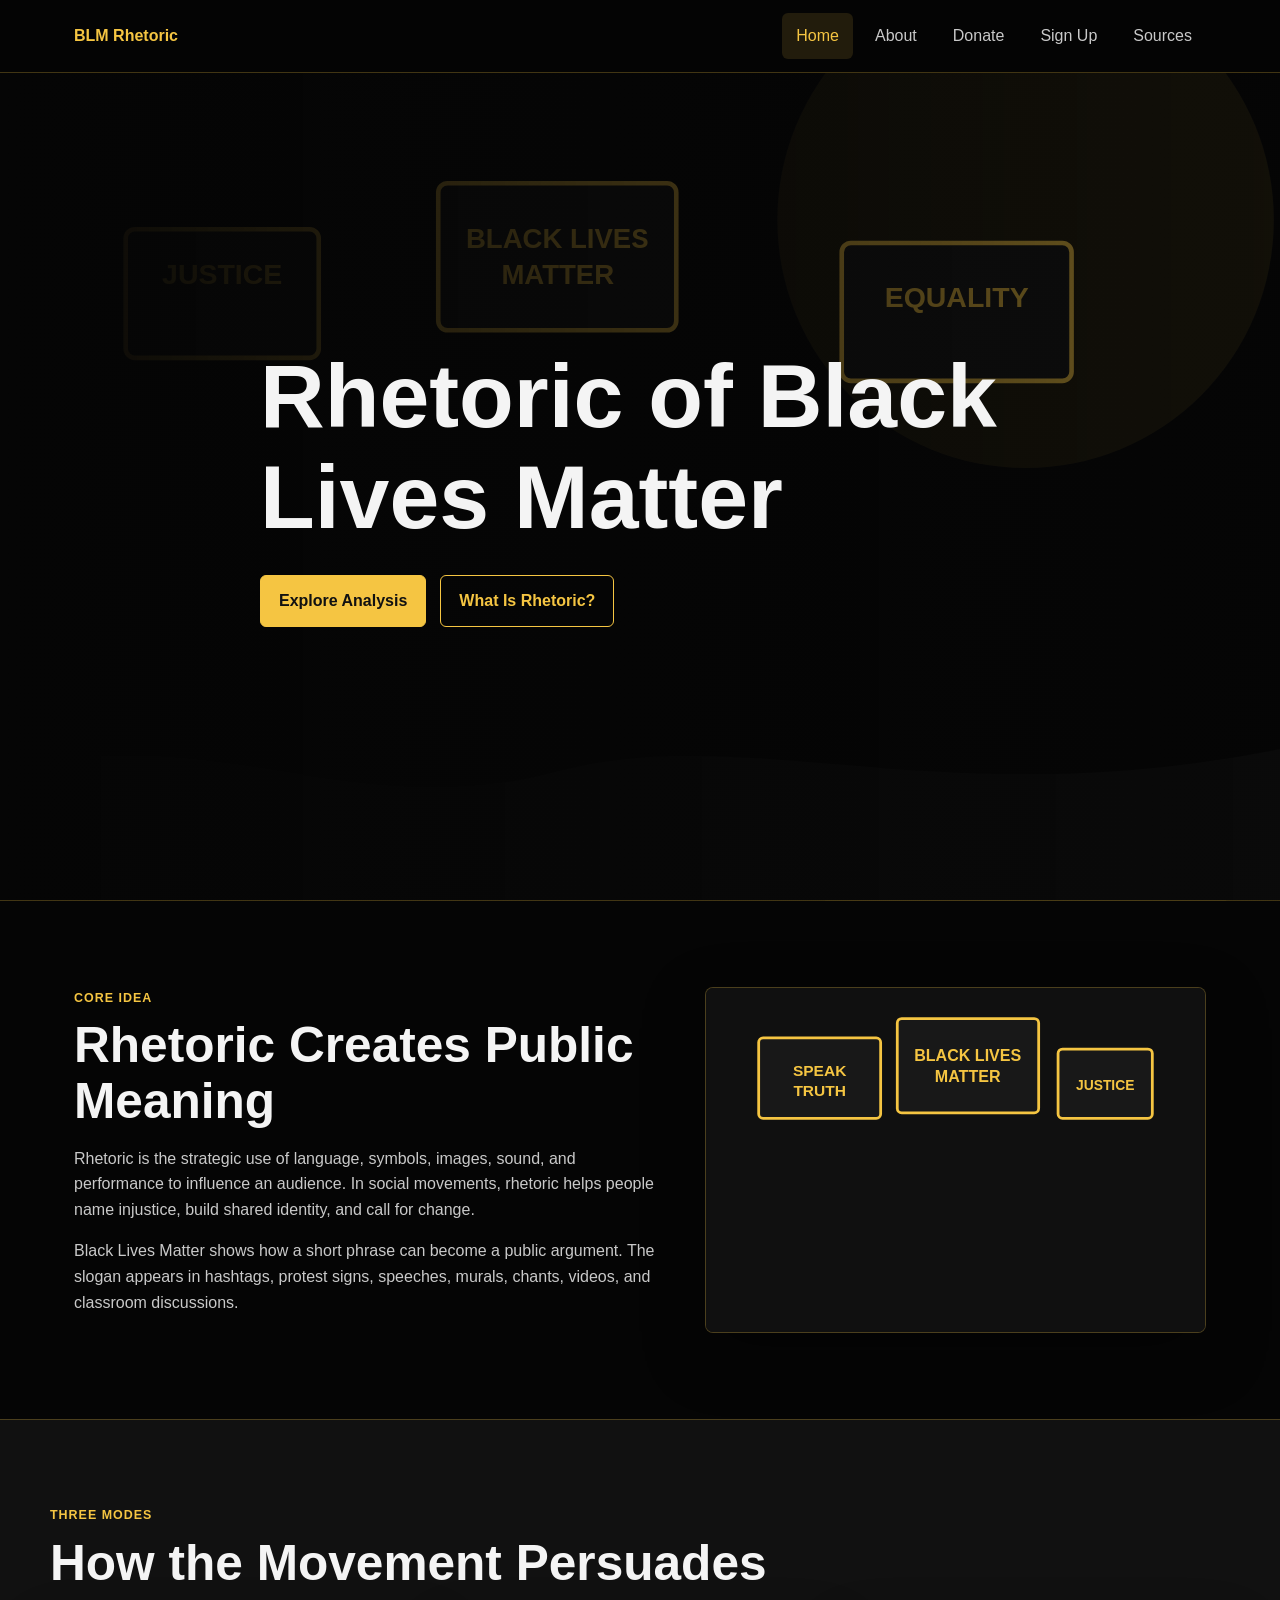
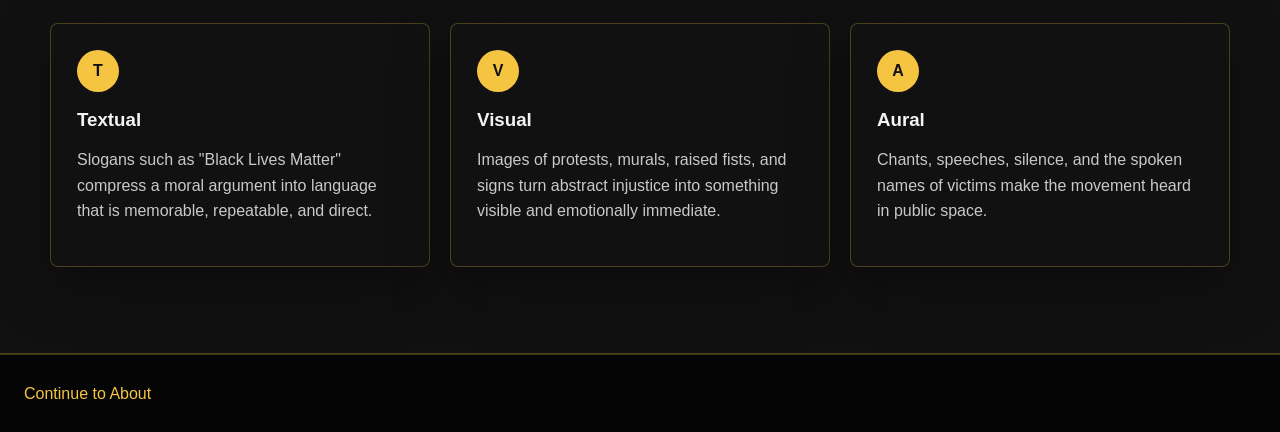
<file: index.html>
<!DOCTYPE html>
<html lang="en">
<head>
  <meta charset="UTF-8">
  <meta name="viewport" content="width=device-width, initial-scale=1.0">
  <title>Black Lives Matter Rhetoric</title>
  <link rel="stylesheet" href="styles.css">
</head>
<body>
  <header class="site-header">
    <nav class="navbar">
      <a class="brand" href="index.html">BLM Rhetoric</a>
      <button class="nav-toggle" aria-label="Toggle navigation">&equiv;</button>
      <div class="nav-links">
        <a class="active" href="index.html">Home</a>
        <a href="about.html">About</a>
        <a href="donate.html">Donate</a>
        <a href="signup.html">Sign Up</a>
        <a href="sources.html">Sources</a>
      </div>
    </nav>
  </header>

  <main>
    <section class="hero">
      <div class="hero-content reveal">
        <h1>Rhetoric of Black Lives Matter</h1>
        <div class="actions">
          <a class="button primary" href="about.html">Explore Analysis</a>
          <a class="button secondary" href="#intro">What Is Rhetoric?</a>
        </div>
      </div>
    </section>

    <section class="section two-column" id="intro">
      <div class="reveal">
        <p class="eyebrow">Core Idea</p>
        <h2>Rhetoric Creates Public Meaning</h2>
        <p>Rhetoric is the strategic use of language, symbols, images, sound, and performance to influence an audience. In social movements, rhetoric helps people name injustice, build shared identity, and call for change.</p>
        <p>Black Lives Matter shows how a short phrase can become a public argument. The slogan appears in hashtags, protest signs, speeches, murals, chants, videos, and classroom discussions.</p>
      </div>
      <img class="feature-image reveal" src="images/protest-signs.svg" alt="Protest signs illustration">
    </section>

    <section class="section dark-band">
      <div class="section-heading reveal">
        <p class="eyebrow">Three Modes</p>
        <h2>How the Movement Persuades</h2>
      </div>
      <div class="card-grid">
        <article class="card reveal">
          <span class="icon">T</span>
          <h3>Textual</h3>
          <p>Slogans such as "Black Lives Matter" compress a moral argument into language that is memorable, repeatable, and direct.</p>
        </article>
        <article class="card reveal">
          <span class="icon">V</span>
          <h3>Visual</h3>
          <p>Images of protests, murals, raised fists, and signs turn abstract injustice into something visible and emotionally immediate.</p>
        </article>
        <article class="card reveal">
          <span class="icon">A</span>
          <h3>Aural</h3>
          <p>Chants, speeches, silence, and the spoken names of victims make the movement heard in public space.</p>
        </article>
      </div>
    </section>
  </main>

  <footer class="footer">
    <a href="about.html">Continue to About</a>
  </footer>
  <script src="script.js"></script>
</body>
</html>
</file>
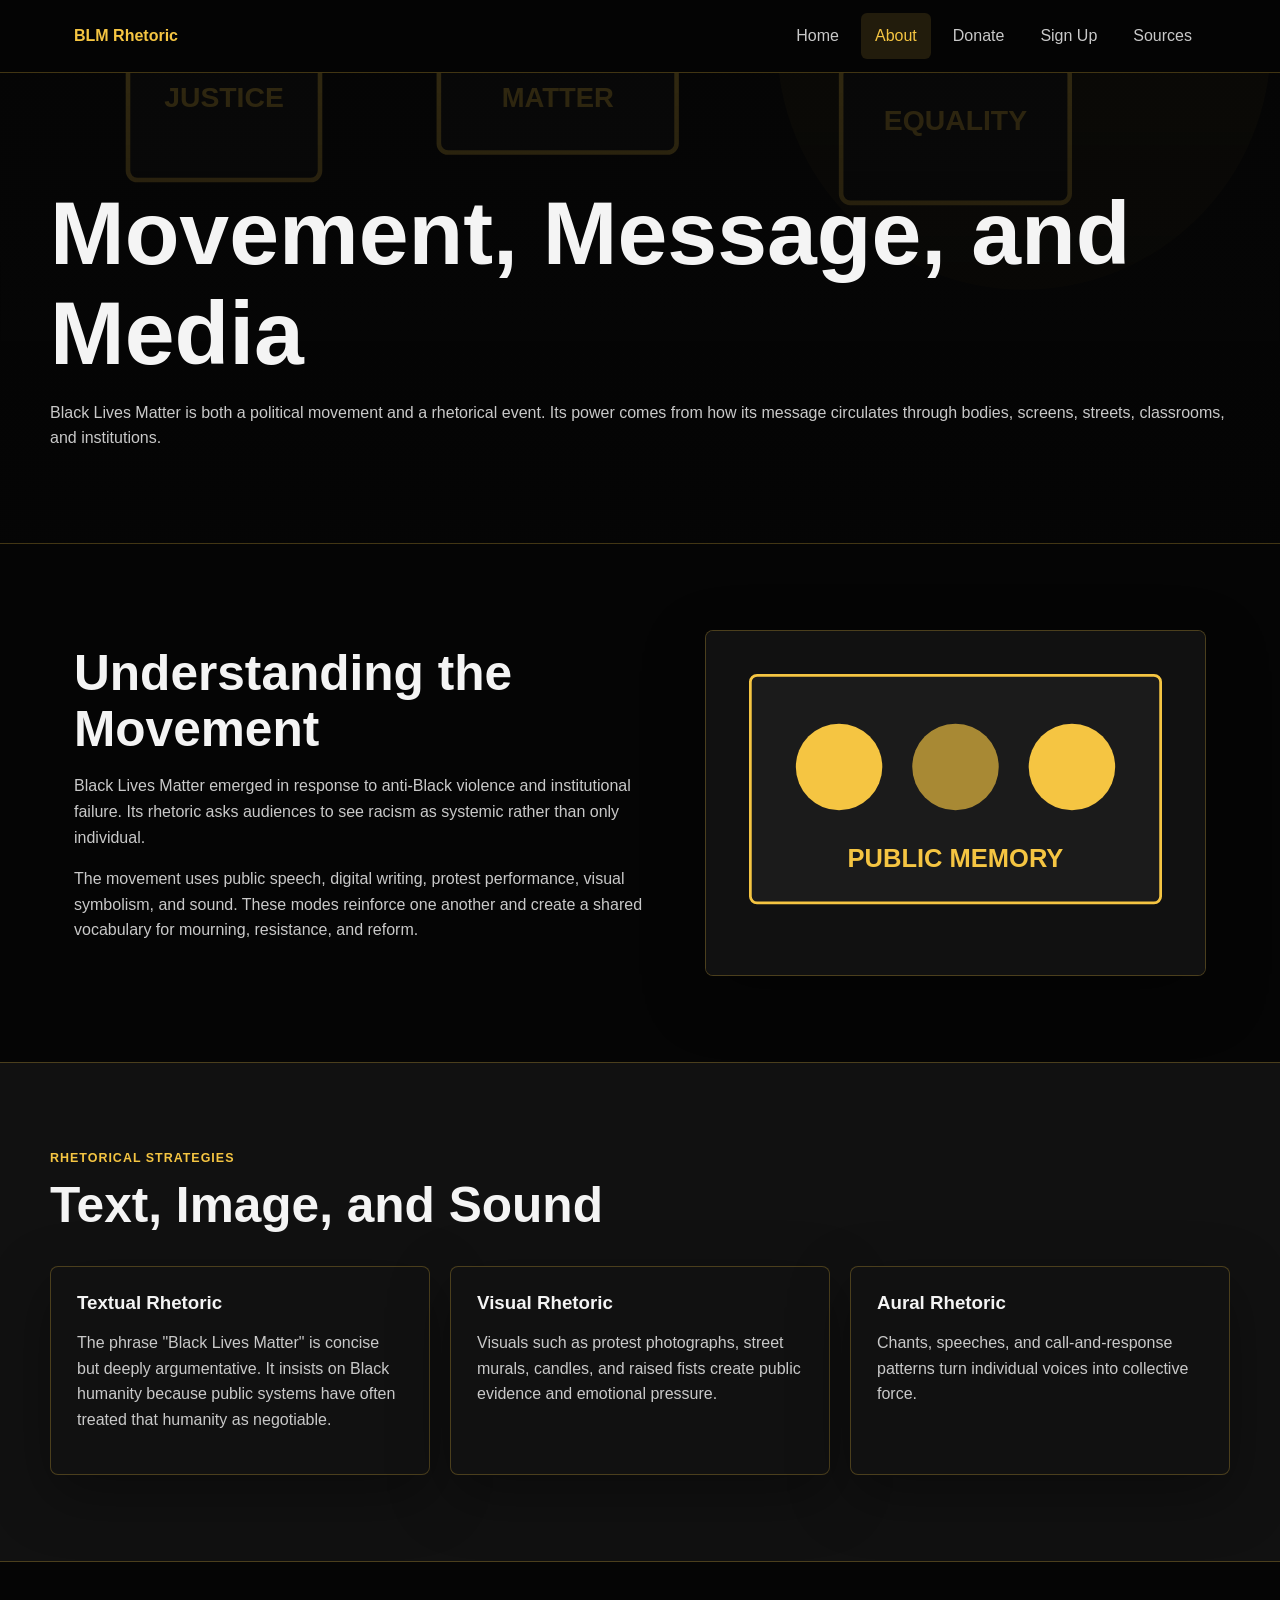
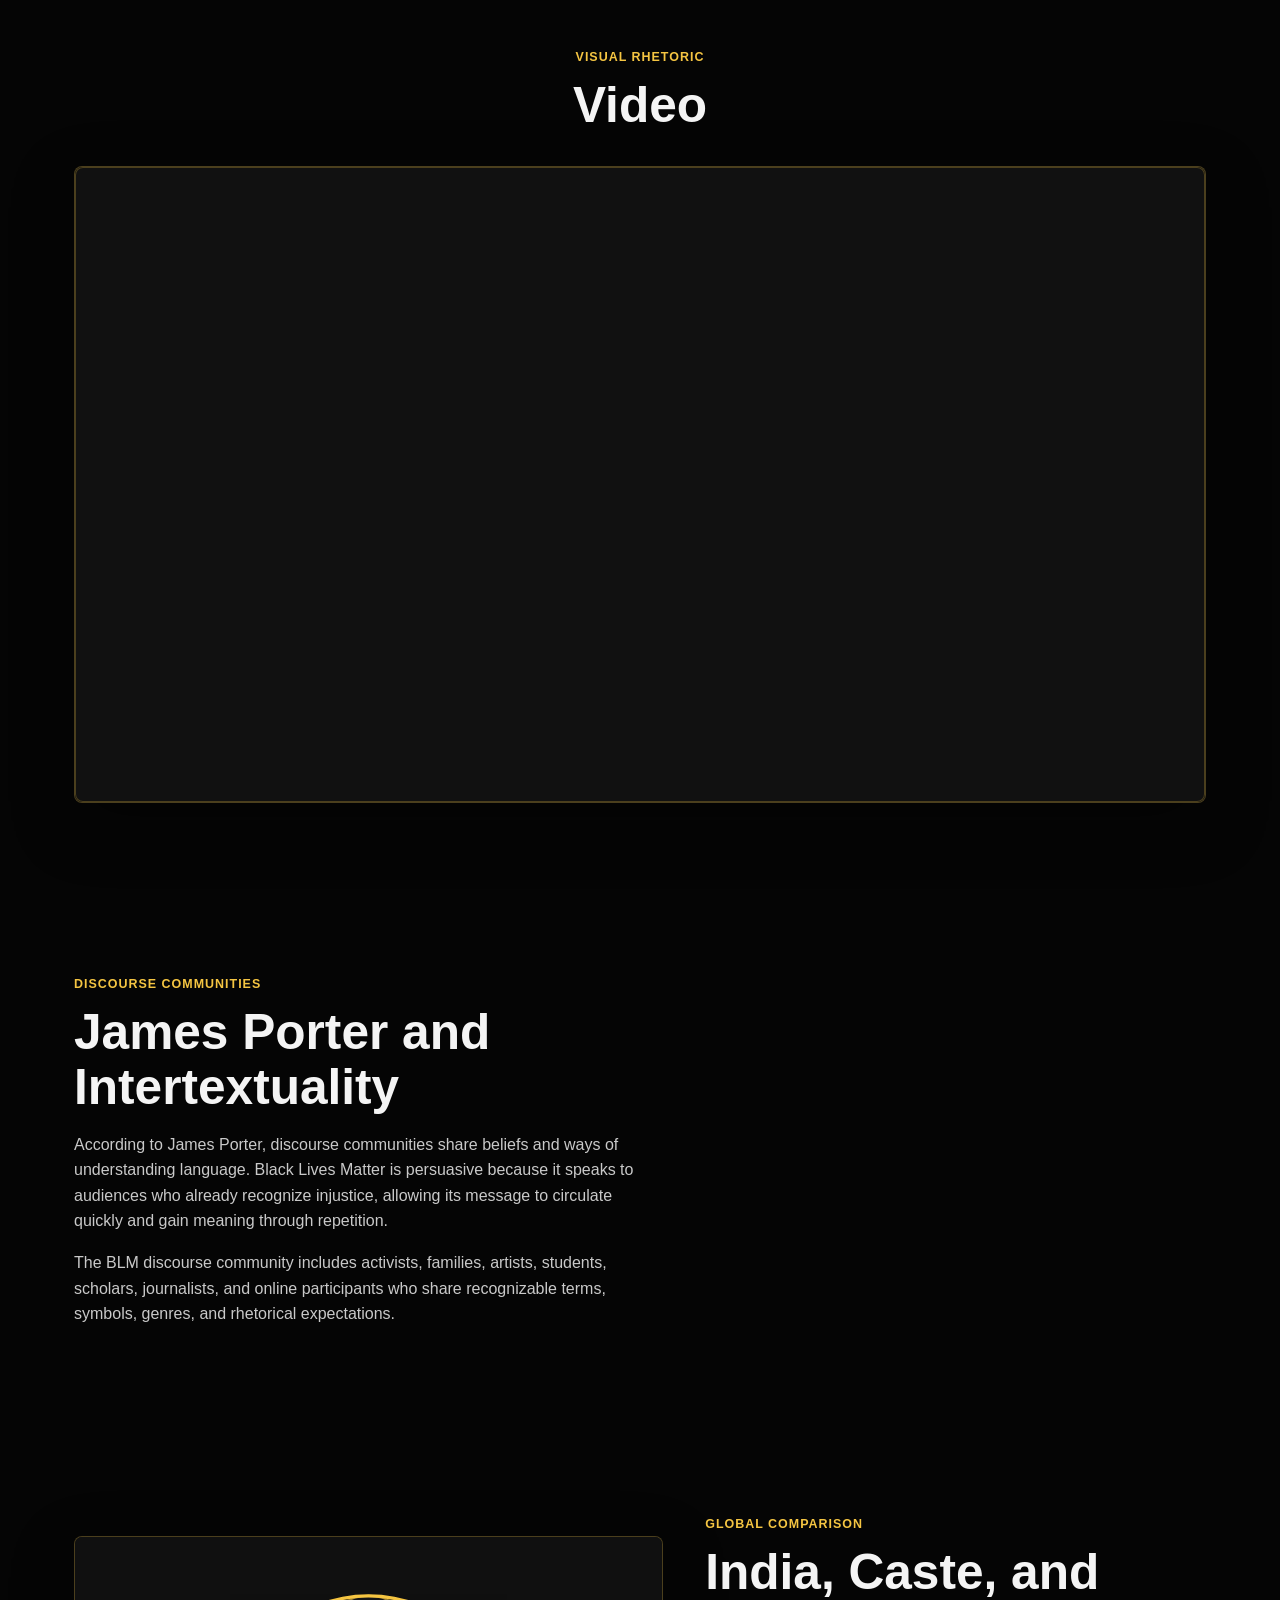
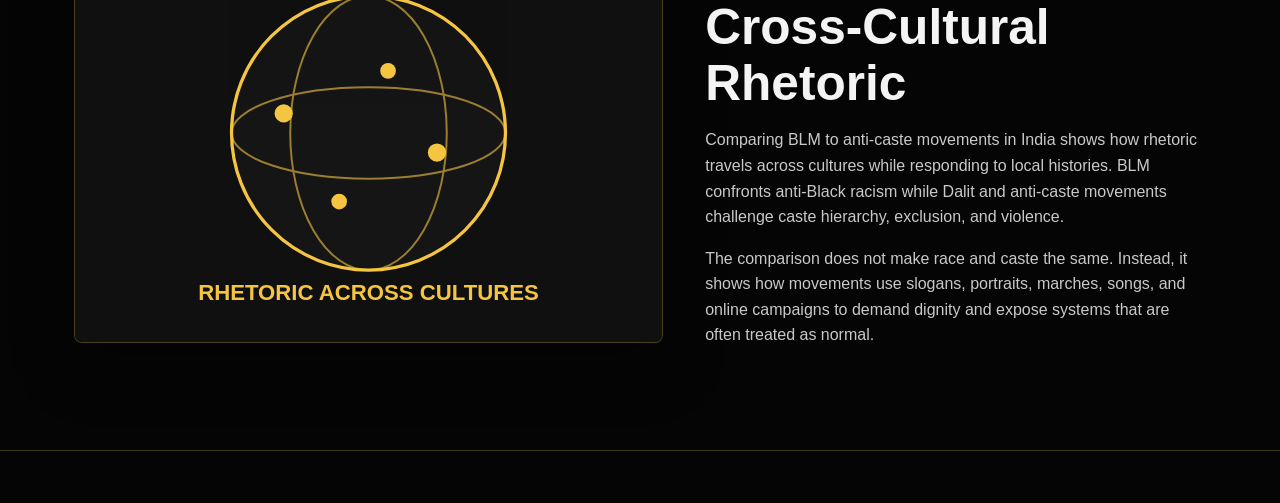
<file: about.html>
<!DOCTYPE html>
<html lang="en">
<head>
  <meta charset="UTF-8">
  <meta name="viewport" content="width=device-width, initial-scale=1.0">
  <title>About | Black Lives Matter Rhetoric</title>
  <link rel="stylesheet" href="styles.css">
</head>
<body>
  <header class="site-header">
    <nav class="navbar">
      <a class="brand" href="index.html">BLM Rhetoric</a>
      <button class="nav-toggle" aria-label="Toggle navigation">&equiv;</button>
      <div class="nav-links">
        <a href="index.html">Home</a>
        <a class="active" href="about.html">About</a>
        <a href="donate.html">Donate</a>
        <a href="signup.html">Sign Up</a>
        <a href="sources.html">Sources</a>
      </div>
    </nav>
  </header>

  <main>
    <section class="page-hero">
      <div class="reveal">
        <h1>Movement, Message, and Media</h1>
        <p>Black Lives Matter is both a political movement and a rhetorical event. Its power comes from how its message circulates through bodies, screens, streets, classrooms, and institutions.</p>
      </div>
    </section>

    <section class="section two-column">
      <div class="reveal">
        <h2>Understanding the Movement</h2>
        <p>Black Lives Matter emerged in response to anti-Black violence and institutional failure. Its rhetoric asks audiences to see racism as systemic rather than only individual.</p>
        <p>The movement uses public speech, digital writing, protest performance, visual symbolism, and sound. These modes reinforce one another and create a shared vocabulary for mourning, resistance, and reform.</p>
      </div>
      <img class="feature-image reveal" src="images/community-mural.svg" alt="Community mural illustration">
    </section>

    <section class="section dark-band">
      <div class="section-heading reveal">
        <p class="eyebrow">Rhetorical Strategies</p>
        <h2>Text, Image, and Sound</h2>
      </div>
      <div class="card-grid">
        <article class="card reveal">
          <h3>Textual Rhetoric</h3>
          <p>The phrase "Black Lives Matter" is concise but deeply argumentative. It insists on Black humanity because public systems have often treated that humanity as negotiable.</p>
        </article>
        <article class="card reveal">
          <h3>Visual Rhetoric</h3>
          <p>Visuals such as protest photographs, street murals, candles, and raised fists create public evidence and emotional pressure.</p>
        </article>
        <article class="card reveal">
          <h3>Aural Rhetoric</h3>
          <p>Chants, speeches, and call-and-response patterns turn individual voices into collective force.</p>
        </article>
      </div>
    </section>

    <section class="section media-section">
      <div class="section-heading reveal">
        <p class="eyebrow">Visual Rhetoric</p>
        <h2>Video</h2>
         </div>
      <div class="video-frame reveal">
        <div class="video-frame reveal">
  <iframe 
    src="https://www.youtube.com/embed/wZiooQEJbc8"
    title="My BLM Rhetoric Project Video"
    allowfullscreen>
  </iframe>
</div>

      </div>
    </section>

    <section class="section two-column" id="discourse">
      <div class="reveal">
        <p class="eyebrow">Discourse Communities</p>
        <h2>James Porter and Intertextuality</h2>
        <p>According to James Porter, discourse communities share beliefs and ways of understanding language. Black Lives Matter is persuasive because it speaks to audiences who already recognize injustice, allowing its message to circulate quickly and gain meaning through repetition.</p>
        <p>The BLM discourse community includes activists, families, artists, students, scholars, journalists, and online participants who share recognizable terms, symbols, genres, and rhetorical expectations.</p>
      </div>
    </section>

    <section class="section two-column">
      <img class="feature-image reveal" src="images/global-solidarity.svg" alt="Global solidarity illustration">
      <div class="reveal">
        <p class="eyebrow">Global Comparison</p>
        <h2>India, Caste, and Cross-Cultural Rhetoric</h2>
        <p>Comparing BLM to anti-caste movements in India shows how rhetoric travels across cultures while responding to local histories. BLM confronts anti-Black racism while Dalit and anti-caste movements challenge caste hierarchy, exclusion, and violence.</p>
        <p>The comparison does not make race and caste the same. Instead, it shows how movements use slogans, portraits, marches, songs, and online campaigns to demand dignity and expose systems that are often treated as normal.</p>
      </div>
    </section>
  </main>

  <footer class="footer"></footer>
  <script src="script.js"></script>
</body>
</html>
</file>
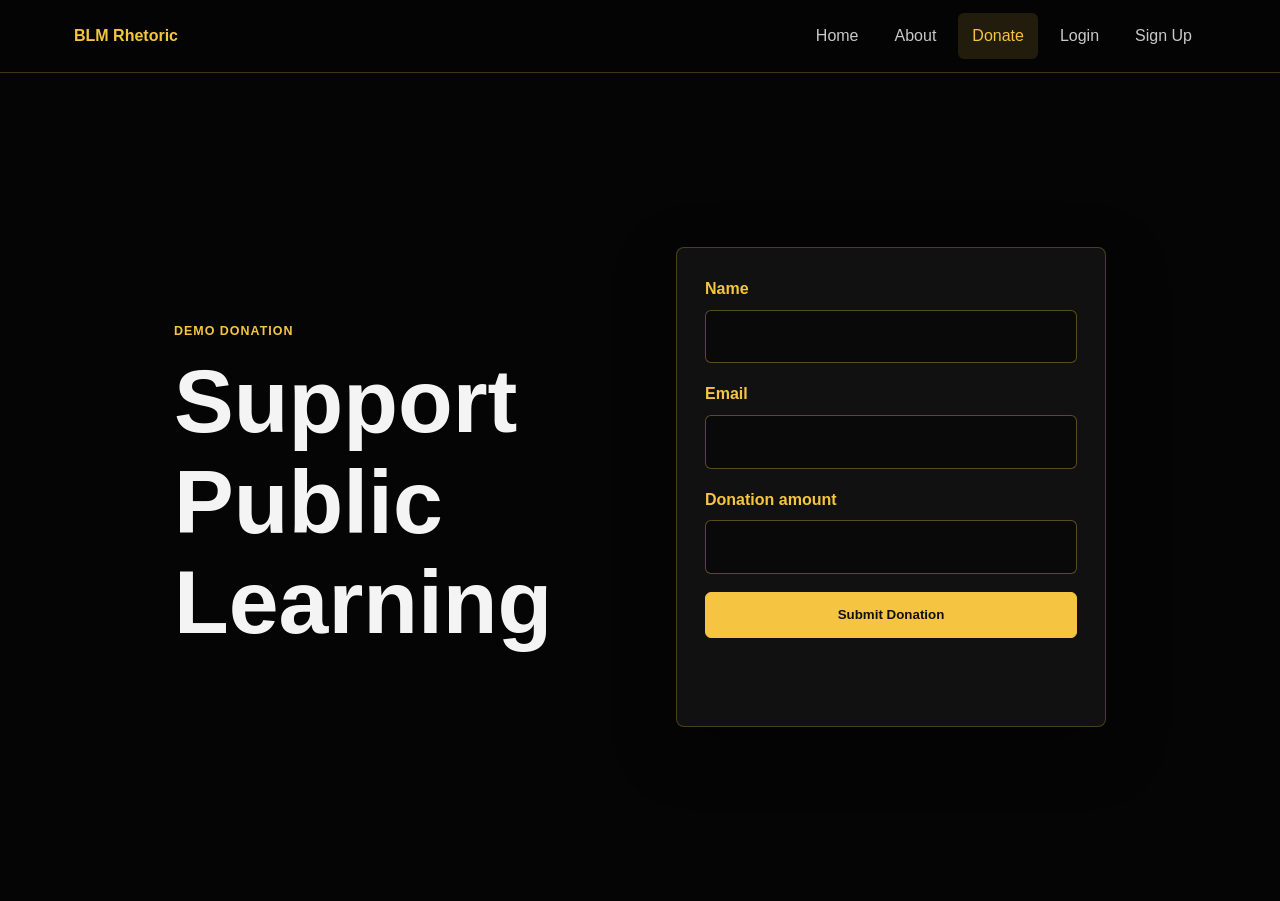
<file: donate.html>
<!DOCTYPE html>
<html lang="en">
<head>
  <meta charset="UTF-8">
  <meta name="viewport" content="width=device-width, initial-scale=1.0">
  <title>Donate | Black Lives Matter Rhetoric</title>
  <link rel="stylesheet" href="styles.css">
</head>
<body>
  <header class="site-header"><nav class="navbar"><a class="brand" href="index.html">BLM Rhetoric</a><button class="nav-toggle">&equiv;</button><div class="nav-links"><a href="index.html">Home</a><a href="about.html">About</a><a class="active" href="donate.html">Donate</a><a href="login.html">Login</a><a href="signup.html">Sign Up</a></div></nav></header>
  <main>
    <section class="form-page">
      <div class="form-copy reveal"><p class="eyebrow">Demo Donation</p><h1>Support Public Learning</h1></div>
      <form class="form-card reveal" id="donationForm">
        <label for="donorName">Name</label><input id="donorName" name="donorName" type="text" required>
        <label for="donorEmail">Email</label><input id="donorEmail" name="donorEmail" type="email" required>
        <label for="donationAmount">Donation amount</label><input id="donationAmount" name="donationAmount" type="number" min="1" required>
        <button class="button primary full" type="submit">Submit Donation</button>
        <p class="form-message" id="donationMessage"></p>
      </form>
    </section>
  </main>
  <script src="script.js"></script>
</body>
</html>
</file>
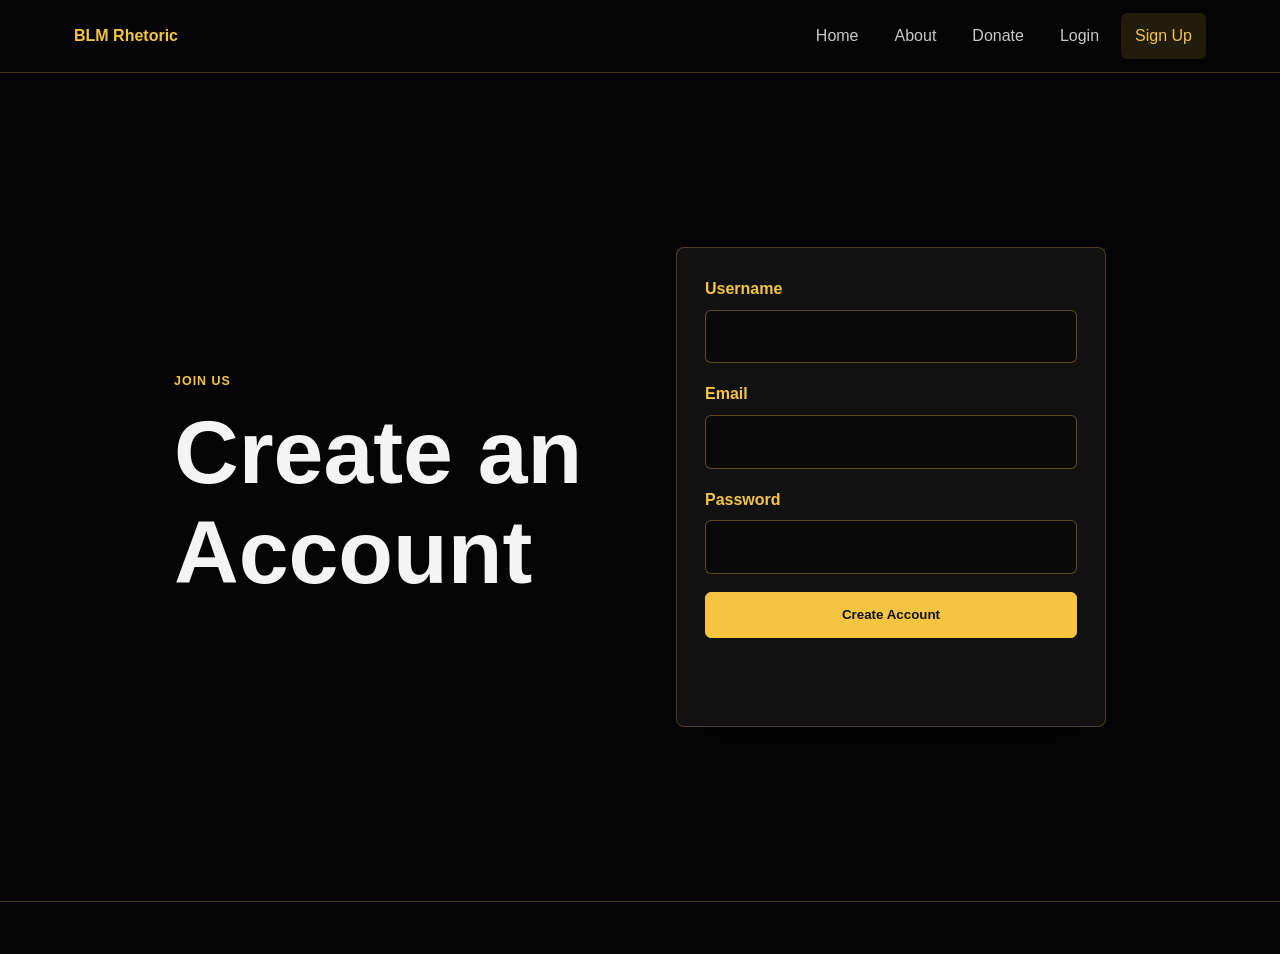
<file: signup.html>
<!DOCTYPE html>
<html lang="en">
<head>
  <meta charset="UTF-8">
  <meta name="viewport" content="width=device-width, initial-scale=1.0">
  <title>Sign Up | Black Lives Matter Rhetoric</title>
  <link rel="stylesheet" href="styles.css">
</head>
<body>
  <header class="site-header"><nav class="navbar"><a class="brand" href="index.html">BLM Rhetoric</a><button class="nav-toggle">&equiv;</button><div class="nav-links"><a href="index.html">Home</a><a href="about.html">About</a><a href="donate.html">Donate</a><a href="login.html">Login</a><a class="active" href="signup.html">Sign Up</a></div></nav></header>
  <main>
    <section class="form-page">
      <div class="form-copy reveal"><p class="eyebrow">Join US</p><h1>Create an Account</h1></div>
      <form class="form-card reveal" id="signupForm">
        <label for="signupUsername">Username</label><input id="signupUsername" name="signupUsername" type="text" required>
        <label for="signupEmail">Email</label><input id="signupEmail" name="signupEmail" type="email" required>
        <label for="signupPassword">Password</label><input id="signupPassword" name="signupPassword" type="password" required>
        <button class="button primary full" type="submit">Create Account</button>
        <p class="form-message" id="signupMessage"></p>
      </form>
    </section>
  </main>
  <footer class="footer"></footer>
  <script src="script.js"></script>
</body>
</html>
</file>
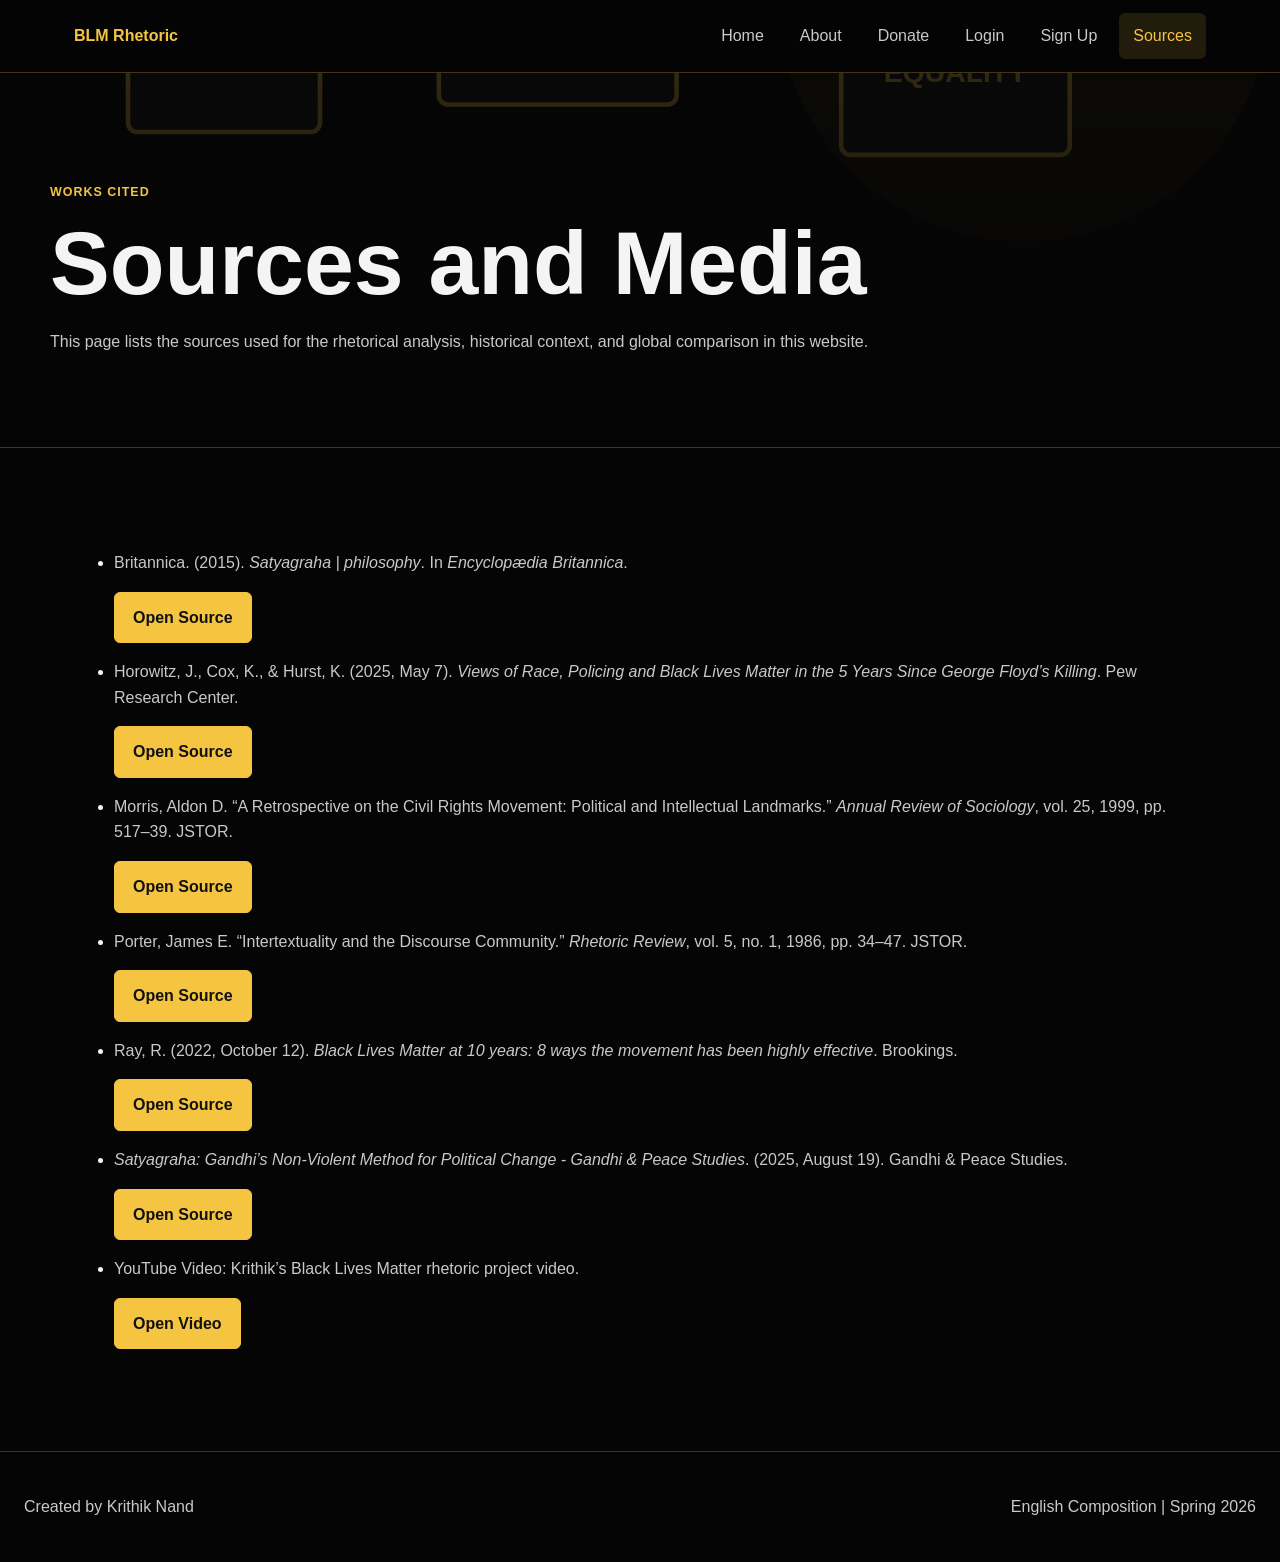
<file: sources.html>
<!DOCTYPE html>
<html lang="en">
<head>
  <meta charset="UTF-8">
  <meta name="viewport" content="width=device-width, initial-scale=1.0">
  <title>Black Lives Matter Rhetoric | Sources</title>
  <link rel="stylesheet" href="styles.css">
</head>
<body>
  <header class="site-header">
    <nav class="navbar">
      <a class="brand" href="index.html">BLM Rhetoric</a>
      <button class="nav-toggle" aria-label="Toggle navigation">&equiv;</button>
      <div class="nav-links">
        <a href="index.html">Home</a>
        <a href="about.html">About</a>
        <a href="donate.html">Donate</a>
        <a href="login.html">Login</a>
        <a href="signup.html">Sign Up</a>
        <a class="active" href="sources.html">Sources</a>
      </div>
    </nav>
  </header>

  <main>
    <section class="page-hero fade-in">
      <div>
        <p class="eyebrow">Works Cited</p>
        <h1>Sources and Media</h1>
        <p>This page lists the sources used for the rhetorical analysis, historical context, and global comparison in this website.</p>
      </div>
    </section>

    <section class="section fade-in">
      <ul class="sources-list">
        <li>
          <p>Britannica. (2015). <em>Satyagraha | philosophy</em>. In <em>Encyclopædia Britannica</em>.</p>
          <a class="button primary source-button" href="https://www.britannica.com/topic/satyagraha-philosophy" target="_blank">Open Source</a>
        </li>

        <li>
          <p>Horowitz, J., Cox, K., &amp; Hurst, K. (2025, May 7). <em>Views of Race, Policing and Black Lives Matter in the 5 Years Since George Floyd’s Killing</em>. Pew Research Center.</p>
          <a class="button primary source-button" href="https://www.pewresearch.org/race-and-ethnicity/2025/05/07/views-of-race-policing-and-black-lives-matter-in-the-5-years-since-george-floyds-killing/" target="_blank">Open Source</a>
        </li>

        <li>
          <p>Morris, Aldon D. “A Retrospective on the Civil Rights Movement: Political and Intellectual Landmarks.” <em>Annual Review of Sociology</em>, vol. 25, 1999, pp. 517–39. JSTOR.</p>
          <a class="button primary source-button" href="http://www.jstor.org/stable/223515" target="_blank">Open Source</a>
        </li>

        <li>
          <p>Porter, James E. “Intertextuality and the Discourse Community.” <em>Rhetoric Review</em>, vol. 5, no. 1, 1986, pp. 34–47. JSTOR.</p>
          <a class="button primary source-button" href="http://www.jstor.org/stable/466015" target="_blank">Open Source</a>
        </li>

        <li>
          <p>Ray, R. (2022, October 12). <em>Black Lives Matter at 10 years: 8 ways the movement has been highly effective</em>. Brookings.</p>
          <a class="button primary source-button" href="https://www.brookings.edu/articles/black-lives-matter-at-10-years-what-impact-has-it-had-on-policing/" target="_blank">Open Source</a>
        </li>

        <li>
          <p><em>Satyagraha: Gandhi’s Non-Violent Method for Political Change - Gandhi &amp; Peace Studies</em>. (2025, August 19). Gandhi &amp; Peace Studies.</p>
          <a class="button primary source-button" href="https://gandhi.study/peace-and-conflict-resolution/satyagraha-gandhi-non-violent-political-change/" target="_blank">Open Source</a>
        </li>

        <li>
          <p>YouTube Video: Krithik’s Black Lives Matter rhetoric project video.</p>
          <a class="button primary source-button" href="https://www.youtube.com/watch?v=wZiooQEJbc8" target="_blank">Open Video</a>
        </li>
      </ul>
    </section>
  </main>

  <footer class="footer">
    <p>Created by Krithik Nand</p>
    <p>English Composition | Spring 2026</p>
  </footer>

  <script src="script.js"></script>
</body>
</html>
</file>
<file: styles.css>
:root {
  --bg: #050505;
  --surface: #111;
  --text: #f4f4f4;
  --muted: #c9c9c9;
  --gold: #f5c542;
  --line: rgba(245, 197, 66, 0.25);
}

* { box-sizing: border-box; }
html { scroll-behavior: smooth; }
body { margin: 0; background: var(--bg); color: var(--text); font-family: Arial, Helvetica, sans-serif; line-height: 1.6; }
a { color: inherit; text-decoration: none; }
img { display: block; max-width: 100%; }

.site-header { position: sticky; top: 0; z-index: 10; border-bottom: 1px solid var(--line); background: rgba(5, 5, 5, 0.94); }
.navbar { max-width: 1180px; min-height: 72px; margin: 0 auto; padding: 0 24px; display: flex; align-items: center; justify-content: space-between; }
.brand { color: var(--gold); font-weight: 900; }
.nav-links { display: flex; gap: 8px; }
.nav-links a { padding: 10px 14px; border-radius: 6px; color: var(--muted); }
.nav-links a:hover, .nav-links .active { background: rgba(245, 197, 66, .12); color: var(--gold); }
.nav-toggle { display: none; border: 1px solid var(--line); background: transparent; color: var(--gold); border-radius: 6px; font-size: 1.3rem; }

.hero { min-height: calc(100vh - 72px); display: flex; align-items: center; background: linear-gradient(90deg, #050505 0%, rgba(5,5,5,.78) 52%, rgba(5,5,5,.55)), url("images/hero-crowd.svg") center/cover; border-bottom: 1px solid var(--line); }
.hero-content { width: min(760px, calc(100% - 48px)); margin: 0 auto; transform: translateX(-16%); }
.eyebrow { margin: 0 0 10px; color: var(--gold); font-size: .78rem; font-weight: 900; letter-spacing: .08em; text-transform: uppercase; }
h1, h2, h3 { margin: 0; line-height: 1.12; overflow-wrap: anywhere; }
h1 { font-size: clamp(2.4rem, 7vw, 5.6rem); }
h2 { font-size: clamp(1.8rem, 4vw, 3.1rem); }
p { color: var(--muted); overflow-wrap: anywhere; }
.actions { display: flex; flex-wrap: wrap; gap: 14px; margin-top: 28px; }
.button { display: inline-flex; justify-content: center; align-items: center; min-height: 46px; border: 1px solid var(--gold); border-radius: 6px; padding: 12px 18px; font-weight: 900; cursor: pointer; transition: .18s ease; }
.button:hover { transform: translateY(-2px); }
.primary { background: var(--gold); color: #111; }
.secondary { color: var(--gold); }
.full { width: 100%; }

.section { max-width: 1180px; margin: 0 auto; padding: 86px 24px; }
.dark-band { max-width: none; background: #111; border-top: 1px solid var(--line); border-bottom: 1px solid var(--line); }
.dark-band > * { max-width: 1180px; margin-left: auto; margin-right: auto; }
.two-column { display: grid; grid-template-columns: minmax(0, 1fr) minmax(280px, .85fr); gap: 42px; align-items: center; }
.feature-image, .card, .quote-panel, .form-card, .video-frame { border: 1px solid var(--line); border-radius: 8px; background: var(--surface); box-shadow: 0 20px 60px rgba(0,0,0,.35); }
.card-grid { display: grid; grid-template-columns: repeat(3, 1fr); gap: 20px; }
.card, .quote-panel { padding: 26px; }
.card:hover { transform: translateY(-4px); border-color: var(--gold); }
.icon { display: inline-grid; place-items: center; width: 42px; height: 42px; margin-bottom: 18px; border-radius: 50%; background: var(--gold); color: #111; font-weight: 900; }
.section-heading { margin-bottom: 32px; }
.page-hero { padding: 110px 24px 76px; border-bottom: 1px solid var(--line); background: linear-gradient(rgba(5,5,5,.82), rgba(5,5,5,.96)), url("images/hero-crowd.svg") center/cover; }
.page-hero > div { max-width: 1180px; margin: 0 auto; }
.media-section { text-align: center; }
.video-frame { position: relative; aspect-ratio: 16 / 9; overflow: hidden; }
.video-frame iframe { position: absolute; inset: 0; width: 100%; height: 100%; border: 0; }
.video-frame video {
  width: 100%;
  height: 100%;
  display: block;
}


.form-page { min-height: calc(100vh - 72px); max-width: 980px; margin: 0 auto; padding: 74px 24px; display: grid; grid-template-columns: 1fr 430px; gap: 42px; align-items: center; }
.form-card { padding: 28px; }
label { display: block; margin-bottom: 8px; color: var(--gold); font-weight: 900; }
input { width: 100%; margin-bottom: 18px; border: 1px solid rgba(245,197,66,.35); border-radius: 6px; background: #090909; color: var(--text); padding: 13px; font: inherit; }
.form-message { min-height: 28px; color: var(--gold); font-weight: 900; }
.footer { border-top: 1px solid var(--line); padding: 26px 24px; display: flex; justify-content: space-between; gap: 18px; }
.footer a { color: var(--gold); }
.reveal { opacity: 0; transform: translateY(22px); transition: .7s ease; }
.reveal.visible { opacity: 1; transform: translateY(0); }

@media (max-width: 860px) {
  .nav-toggle { display: block; }
  .nav-links { display: none; position: absolute; top: 72px; left: 16px; right: 16px; flex-direction: column; background: #080808; border: 1px solid var(--line); border-radius: 8px; padding: 10px; }
  .nav-links.open { display: flex; }
  .hero-content { transform: none; }
  .two-column, .form-page { grid-template-columns: 1fr; }
  .card-grid { grid-template-columns: 1fr; }
  .source-button {
  margin-top: 10px;
}

}
</file>
